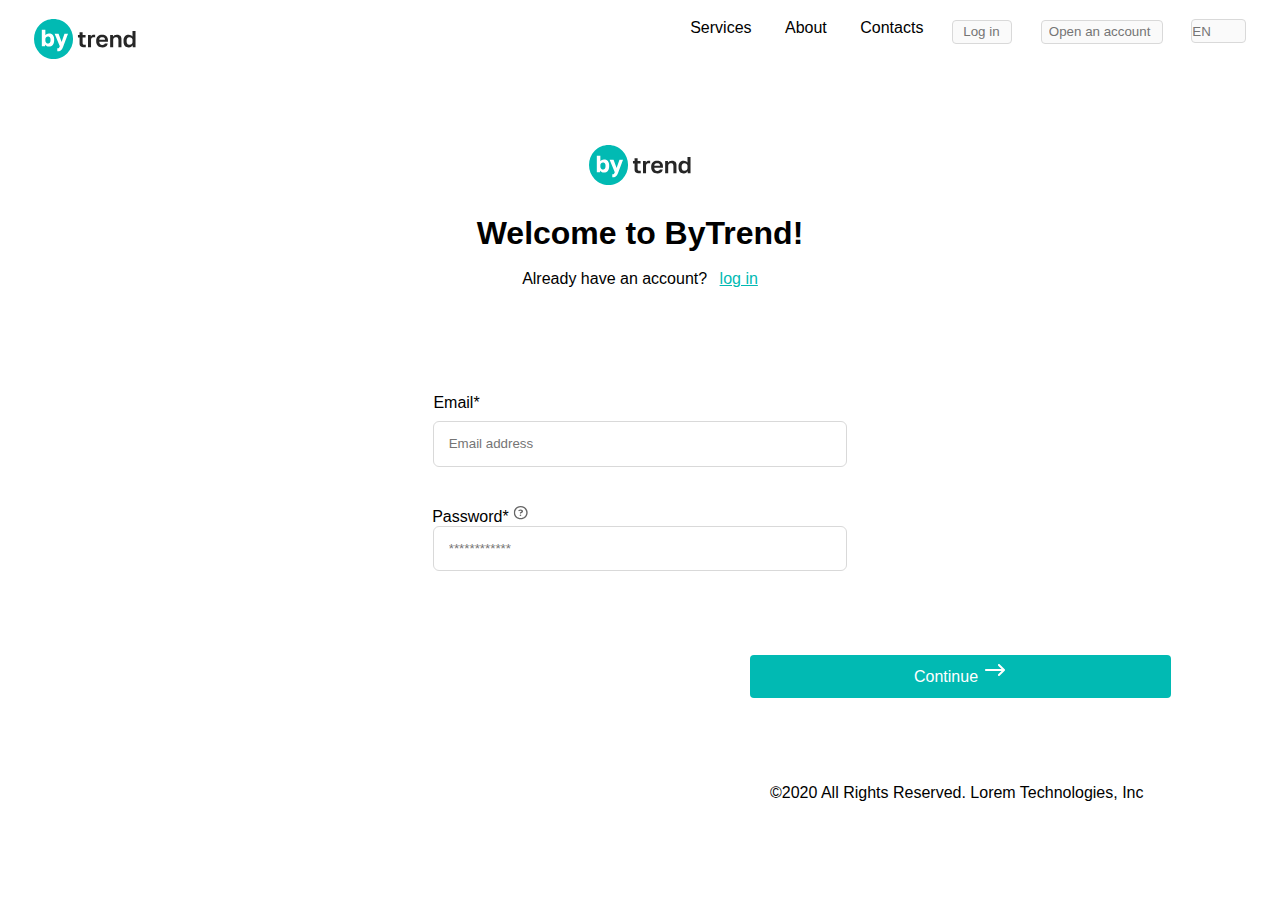
<file: Project/html/login.html>
<!DOCTYPE html>
<html lang="en">
<head>
    <meta charset="UTF-8">
    <meta name="viewport" content="width=device-width, initial-scale=1.0">
    <title>Login</title>
    <link rel="stylesheet" href="../css/login.css">
    <link rel="stylesheet" href="../css/style.css">
</head>
<body>
    <header>
        <div class="nav-menu">
            <img class="logo" src="../images/logo.svg" alt="">
            <div class="nav-menu-link">
                <a class="nav-menu-lkn" href="#">Services</a>
                <a class="nav-menu-lkn" href="#">About</a>
                <a class="nav-menu-lkn" href="#">Contacts</a>
            </div>
            <form>
                <input class="in" type="text" placeholder="Log in" disabled>
                <input class="in1" type="text" placeholder="Open an account" disabled>
                <input class="in2" type="text" placeholder="EN" disabled>
            </form>
        </div>
        <div class="ni">
            <nav>
            <img src="../images/logo.svg" alt="">
                <h1 class="h1">Welcome to ByTrend!</h1>
                <p class="pau">Already have an account? <a class="log" href="#">log in</a></p></nav>
                    <ul class="shiki">
                        <li>
                    <p class="email">Email*</p>
                    <input class="ime" type="email" placeholder="Email address">
                        </li>
                    </ul>
                    <ul class="shiki">
                        <li>
                        <p class="emaili">Password* <img src="../images/Setting 26 - 24px.svg" alt=""></p>
                    <input class="ime" type="text" placeholder="************">
                        </li>
                    </ul>
            </nav>
            <a class="conti" href="./html/secondstep.html">Continue <img class="are" src="../images/Arrow Right 1 - 24px.svg" alt=""></a>
        </div>
        <p class="gio">©2020 All Rights Reserved. Lorem Technologies, Inc</p>
    </header>
</body>
</html>
</file>
<file: Project/css/login.css>
* {
    margin: 0;
    padding: 0;
    box-sizing: border-box;
}

.shiki {
    text-align: center;
}

.emaili {
    margin-right: 317.8px;
}

.conti {
    text-decoration: none;
    margin-left: 750px;
    background-color: #01BAB3;
    color: white;
    padding: 13.15px 164px;
    border-radius: 4px;
}

.are {
    margin-top: 87.23px;
}

.gio {
    margin-top: 97.53px;
    margin-left: 770px;
}
</file>
<file: Project/css/style.css>
* {
    margin: 0; 
    padding: 0;
    box-sizing: border-box;
}

html,body {
    font-family: sans-serif;
}

input {
    border: 1px solid #D9D9D9;
}

.nav-menu {
    display: flex;
    justify-content: center;
    gap: 29px;
    padding: 19px;
}

.logo {
    margin-right: 496.47px;
}

.nav-menu-lkn {   
    text-decoration: none;
    color: black;
    margin-left: 29px;
    width: 54px;
    height: 20px;
    top: 18px;
    left: 902.09px;
}

.in {
    width: 60px;
    height: 24px;
    padding: 0px 9.91px 2px 9.91px;
    border-radius: 4px;
    cursor: pointer;
}

.in1 {
    width: 122px;
    height: 24px;
    padding: 0px 8px 2px 7px;
    border-radius: 4px;
    margin-left: 24px;
    cursor: pointer;
}

.in2 {
    width: 55px;
    height: 24px;
    margin-left: 24px;
    border-radius: 4px;
    cursor: pointer;
}

nav {
    padding: 67px;
    text-align: center;
}

.h1 {
    padding-top: 26.29px;
}

.pau {
    padding-top: 17.53px;
}

.log {
    color: #01BAB3;
    margin-left: 8px;
}

ul {
    list-style-type: none;
    padding-top: 39.08px;
}

.email  {
    margin-right: 367px;
    margin-bottom: 9.36px;
}

.ime {
    padding-left: 15px;
    width: 414.5351867675781px;
    height: 45.27692413330078px;
    top: 30.18px;
    border-radius: 6px;
    border-width: 1px;
}

.country {
    padding-top: 22.64px;
}

.ul {
    display: flex;
    margin-left: 720px;
    margin-bottom: 9.36px;
}

.li {
    margin-left: 149.49px;
}

option {
    width: 200px;
    height: 48px;
    border-radius: 4px;
    border: 1px solid;
}

.ne {
    width: 200px;
    height: 48px;
    border-radius: 4px;
    border: 1px solid #D9D9D9;
}

.pass {
    margin-right: 320px;
    margin-bottom: 9.36px;
}

img {
    cursor: pointer;
}

.con {
    margin-right: 275px;
    margin-bottom: 9.36px;
}

.imen {
    width: 414.5351867675781px;
    height: 45.27692413330078px;
    border-radius: 4px;
    border: 1px solid #FB3838;
}

.btn {
    text-decoration: none;
    color: white;
}

.button {
    margin-top: 99px;
    display: inline-block;
    background-color: #01BAB3;
    padding: 12.8px 174.38px;
    border-radius: 4px;
}

.btn1 {
    text-decoration: none;
}

.text {
    margin-top: 23px;
    color: #778699;
}

.terms {
    color: #01BAB3;
}
</file>
